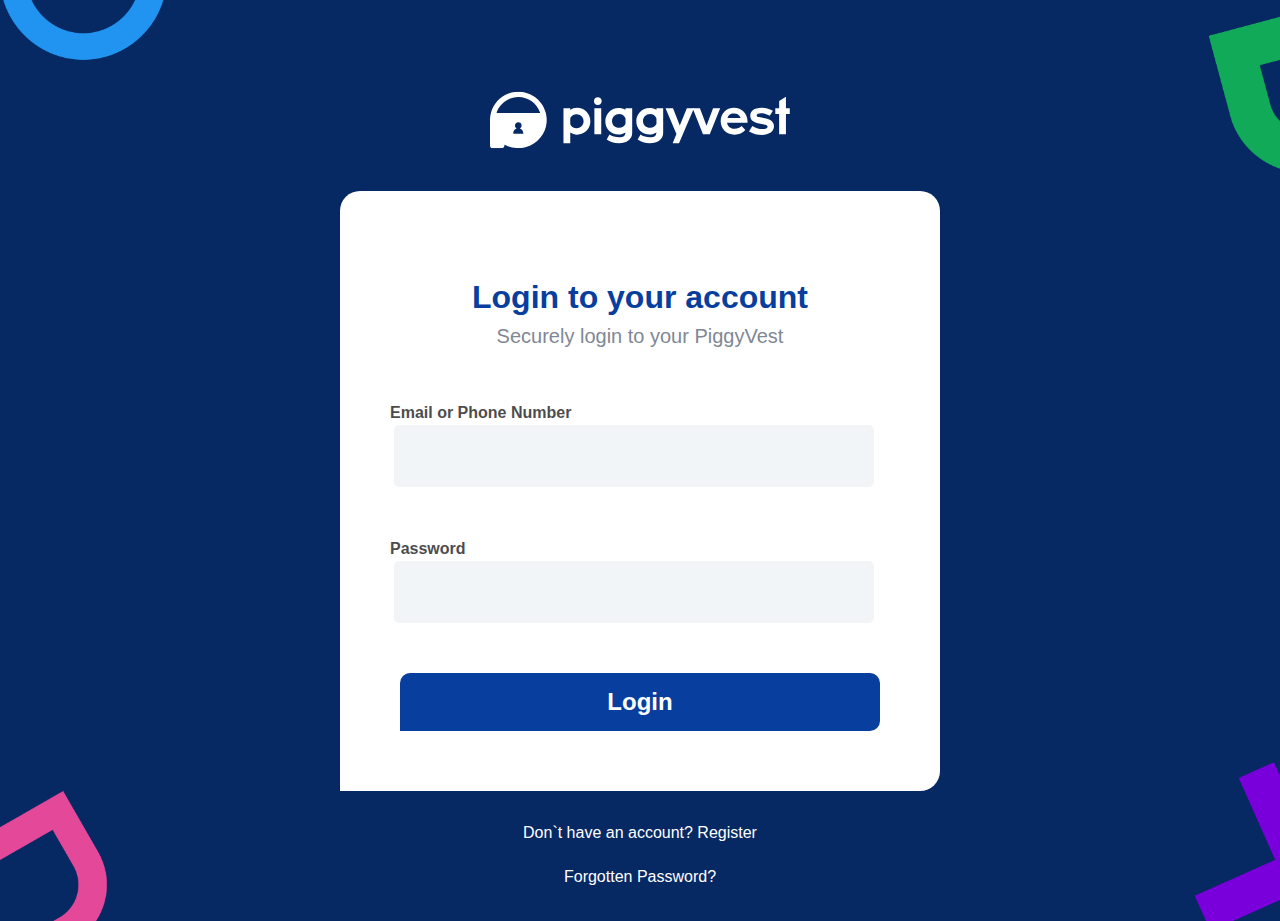
<file: index.html>
<!DOCTYPE html>
<html lang="en">
  <head>
    <meta charset="UTF-8" />
    <meta http-equiv="X-UA-Compatible" content="IE=edge" />
    <meta name="viewport" content="width=device-width, initial-scale=1.0" />
    <title>PiggyVest</title>
    <link rel="stylesheet" href="style.css" />
  </head>
  <body>
    <div class="wrapper">
      <header>
        <img
          src="image/piggyvest-logo.0b78a8fa (1).svg"
          alt="piggyvest-logo"
          class="logo"
        />
      </header>
      <form action="#" id="login">
       <h2 class="heading">Login to your account</h2>
       <p class="sub-heading">Securely login to your PiggyVest</p>
       <label for="email">Email or Phone Number</label><br>
       <input type="email" name="email" id="">
       <label for="psw">Password</label><br>
       <input type="password" name="psw" id=""><br>
       <div class="btn1">
       <button class="btn">Login</button>
       </div>
      </form>
      <a href="signup.html"><p class="account" id="account">Don`t have an account? Register</p></a>
      <a href="#"><p id="forgot">Forgotten Password?</p></a>
    </div>
  </body>
</html>
</file>
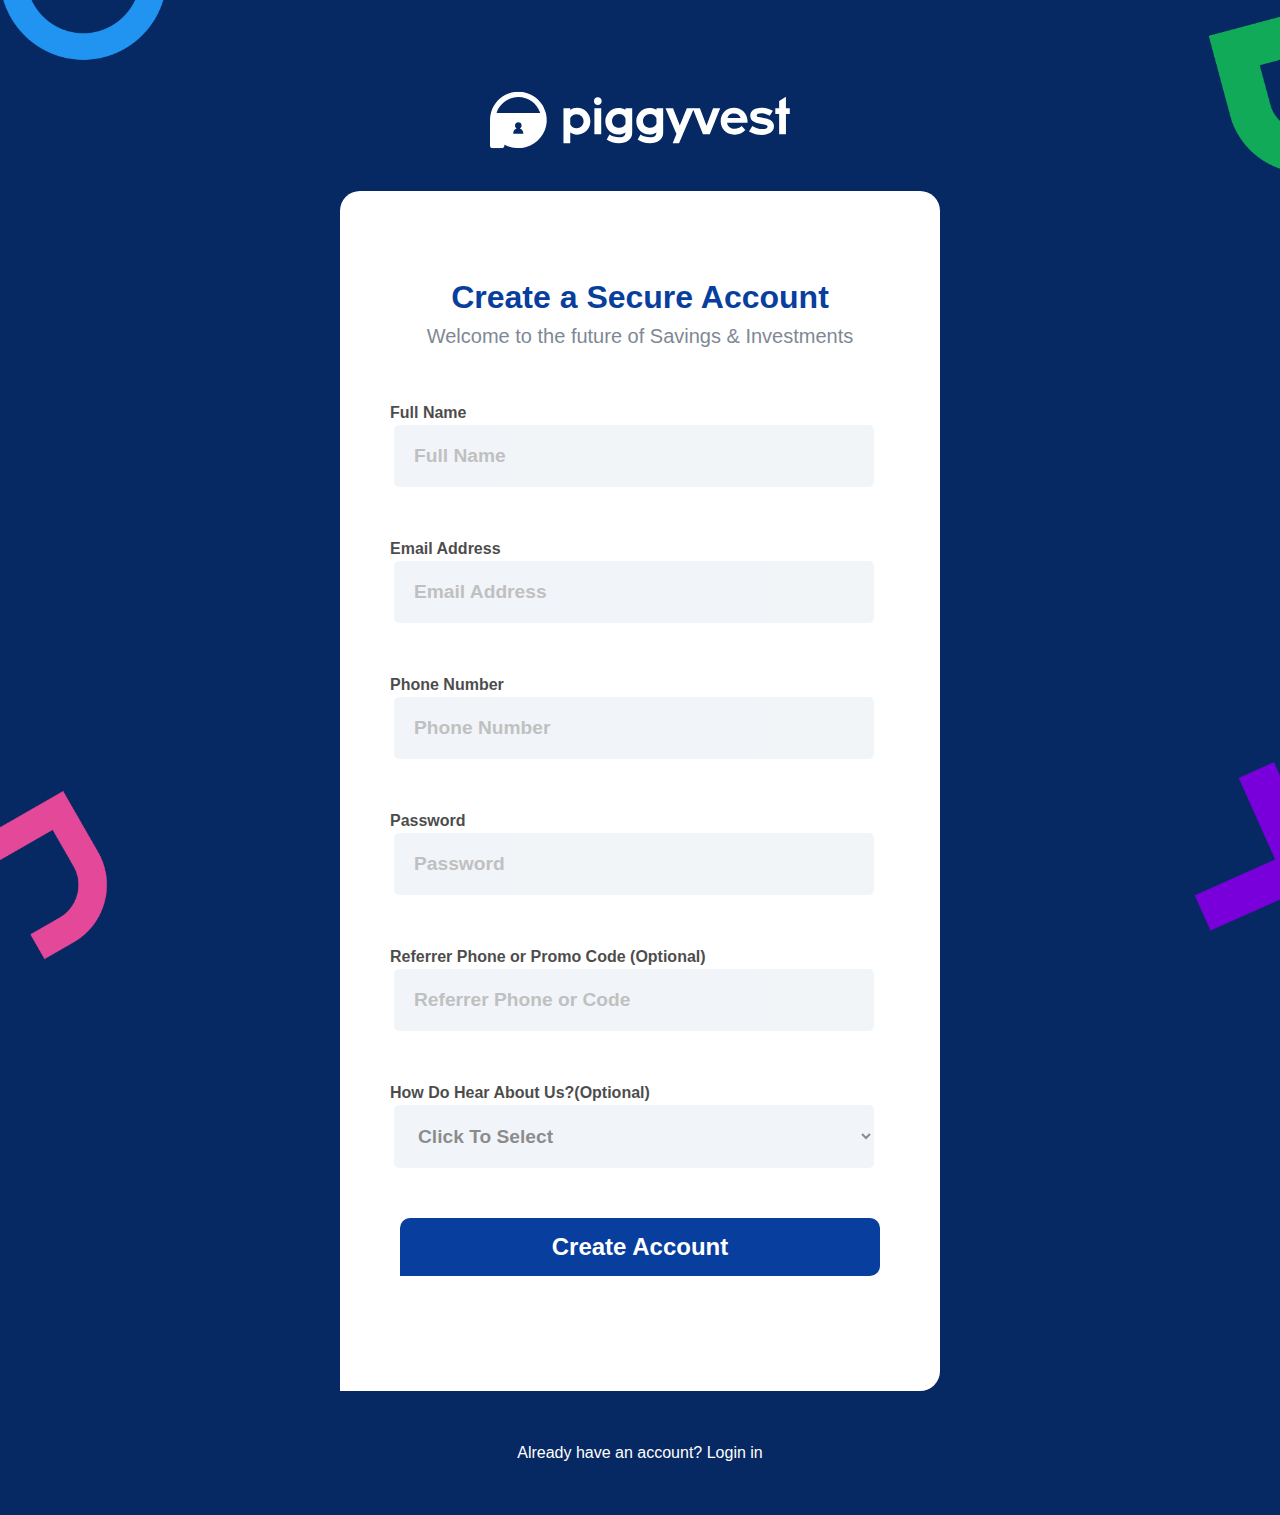
<file: signup.html>
<!DOCTYPE html>
<html lang="en">
  <head>
    <meta charset="UTF-8" />
    <meta http-equiv="X-UA-Compatible" content="IE=edge" />
    <meta name="viewport" content="width=device-width, initial-scale=1.0" />
    <title>PiggyVest</title>
    <link rel="stylesheet" href="style.css" />
  </head>
  <body>
    <div class="wrapper">
      <header>
        <img
          src="image/piggyvest-logo.0b78a8fa (1).svg"
          alt="piggyvest-logo"
          class="logo"
        />
      </header>
      <form action="#">
       <h2 class="heading">Create a Secure Account</h2>
       <p class="sub-heading">Welcome to the future of Savings & Investments</p>
       <label for="full name">Full Name</label><br>
       <input type="text" name="full name" placeholder="Full Name">
       <label for="email">Email Address</label><br>
       <input type="email" name="email" id="" placeholder="Email Address">
       <label for="pnumber">Phone Number</label><br>
       <input type="tel" name="pnumber" id="" placeholder="Phone Number">
       <label for="psw">Password</label><br>
       <input type="password" name="psw" id="" placeholder="Password">
       <label for="referrer">Referrer Phone or Promo Code (Optional)</label><br>
       <input type="text" name="referrer" id="" placeholder="Referrer Phone or Code">
       <label for="how">How Do Hear About Us?(Optional)</label>
      <select name="selection" id="" aria-placeholder="Click To Select">
       <option value="select">Click To Select</option> 
       <option value="Facebook">Facebook</option>
       <option value="Twitter">Twitter</option>
       <option value="Instagram">Instagram</option>
       <option value="Family">Friend/Family/Coworker Referral</option>
       <option value="Search">Goggle Search</option>
       <option value="Playstore">Goggle Playstore</option>
       <option value="Blog">Online Blog</option>
       <option value="Newspaper">Local Newspaper</option>
       <option value="Event">At an event</option>
       <option value="Others">Others</option>
       </select><br>
       <div class="btn1">
       <button class="btn">Create Account</button>
       </div>
      </form>
      <a href="login.html"><p class="account">Already have an account? Login in</p></a>
    </div>
  </body>
</html>
</file>
<file: style.css>
* {
  margin: 0;
  padding: 0;
  box-sizing: border-box;
}
html {
  line-height: 1.5;
  font-family: -apple-system, BlinkMacSystemFont, segoe ui, Roboto,
    helvetica neue, Arial, noto sans, sans-serif, apple color emoji,
    segoe ui emoji, segoe ui symbol, noto color emoji;
}
.wrapper {
  background-color: #062863;
  background-image: url(image/data1.png), url(image/data4.png),
    url(image/data3.png), url(image/data2.png);
  background-repeat: no-repeat, no-repeat, no-repeat, no-repeat;
  background-position: left -1.2% top -17%, right -9.5% top -1%,
    left -5% bottom -10%, right -7% bottom -6%;
  background-size: 15%, 15%, 15%, 15%;
  width: 100%;
  height: 100%;
  background-attachment: fixed;
}
header {
  width: 100%;
  text-align: center;
  padding-top: 80px;
  margin-bottom: 1.5rem;
}
img {
  width: 300px;
  height: 80px;
  color: white;
}
form {
  background-color: white;
  width: 600px;
  height: 1200px;
  margin: auto;
  padding-top: 2rem;
  padding-bottom: 80px;
  border: 0px solid #e2e8f0;
  border-radius: 20px 20px 20px 0;
  margin-bottom: 50px;
}
#login{
  width: 600px;
  height: 600px;
  margin-top: 1.5rem;
  margin-bottom: 30px;
}
.heading{
  color: #083e9e;
  text-align: center;
  margin-top: 50px;
  font-size: 2rem;
  font-weight: 700;
  line-height: 1.5;
}
.sub-heading{
  text-align: center;
  font-size: 1.25rem;
  color: #4a5568;
  opacity: 0.7;
  font-weight: 500;
  margin-bottom: 50px;
}
label{
  margin-left: 50px;
  font-size: 1rem;
  font-weight: 700;
  opacity: 0.7;
  margin-bottom: 50px;
}
input, select{
  width: 80%;
  margin-left: 54px;
  margin-bottom: 50px;
  padding: 20px 30px 20px 20px ;
  border: 0px solid #e2e8f0;
  border-radius: 5px;
  background-color: #e2e8f0;
  opacity: 0.45;
  font-size: 1.2rem;
  font-weight: 600;
}
input:hover{
  border: 1px solid #e2e8f0;
  background-color: #e2e8f0;
}
select:hover{
 border: 1px solid #083e9e;
}
.btn{
  width: 80%;
  padding: 15px;
  background-color: #083e9e;
  color: #fff;
  font-size: 1.5rem;
  font-weight: 700;
  text-align: center;
  border: 0px solid #e2e8f0;
  border-radius: 10px 10px 10px 0;
}
.btn:hover{
  background-color: #062863;
}
.btn1{
   display: flex;
  justify-content: center;
}
.account{
 padding-bottom: 50px;
}
#account{
  padding-bottom: 20px;
}
a{
  text-decoration: none;
  color: white;
  text-align: center;
}
a:hover{
  color: gray;
}
#forgot{
  padding-bottom: 2rem;
}
</file>
